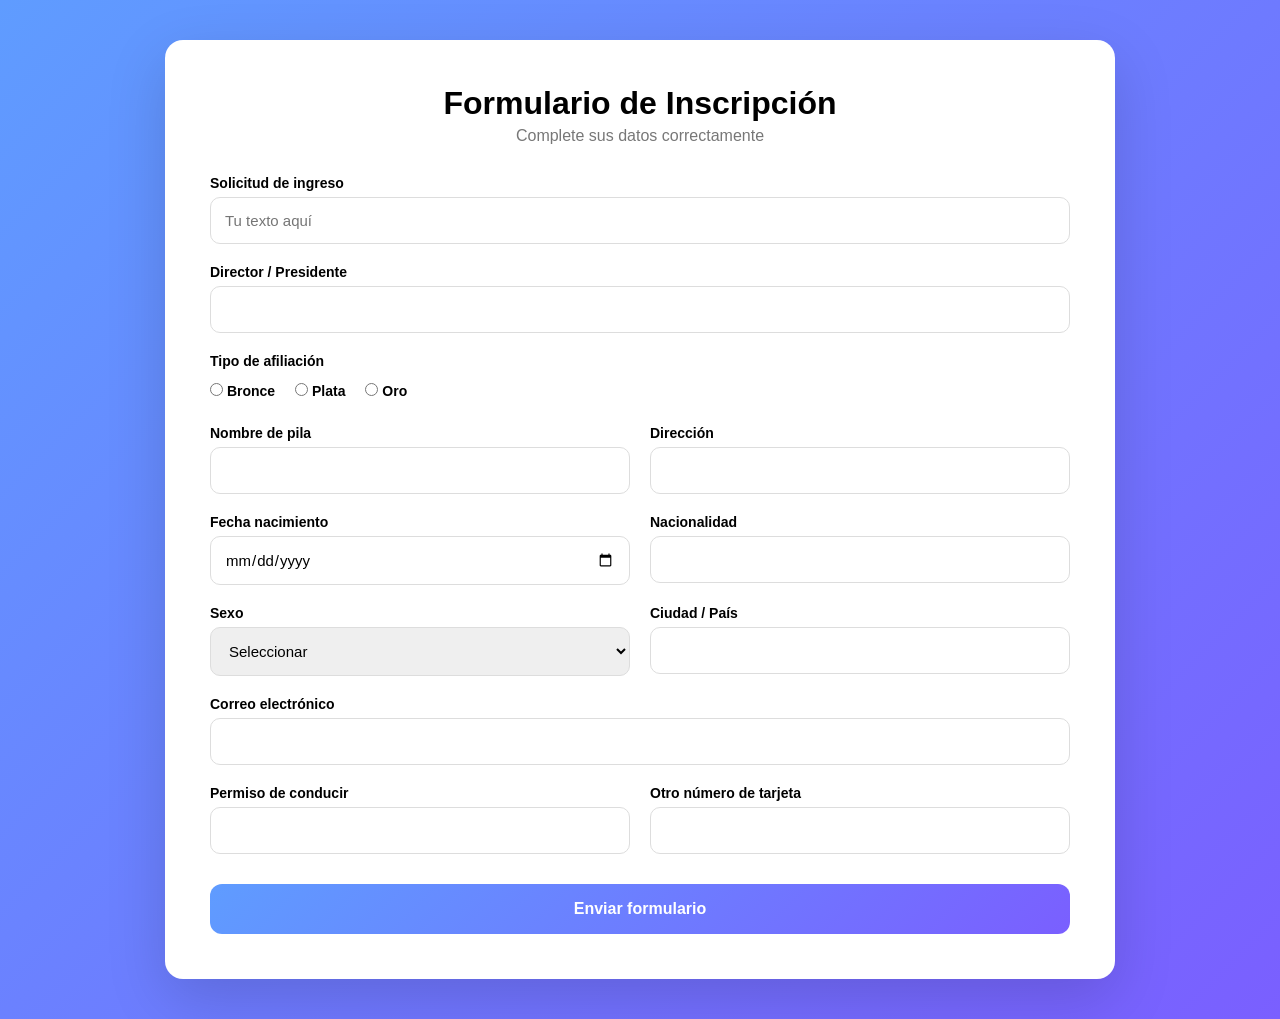
<file: index.html>
<!DOCTYPE html>
<html lang="es">
<head>
<meta charset="UTF-8">
<meta name="viewport" content="width=device-width, initial-scale=1.0">
<title>Formulario de Inscripción</title>
<link rel="stylesheet" href="style.css">
</head>

<body>

<div class="container">

    <form class="card">

        <h1>Formulario de Inscripción</h1>
        <p class="sub">Complete sus datos correctamente</p>

        <div class="grid">

            <div class="input-group full">
                <label>Solicitud de ingreso</label>
                <input type="text" placeholder="Tu texto aquí">
            </div>

            <div class="input-group full">
                <label>Director / Presidente</label>
                <input type="text">
            </div>

            <div class="input-group full">
                <label>Tipo de afiliación</label>

                <div class="radio-group">
                    <label><input type="radio" name="tipo"> Bronce</label>
                    <label><input type="radio" name="tipo"> Plata</label>
                    <label><input type="radio" name="tipo"> Oro</label>
                </div>
            </div>

            <div class="input-group">
                <label>Nombre de pila</label>
                <input type="text">
            </div>

            <div class="input-group">
                <label>Dirección</label>
                <input type="text">
            </div>

            <div class="input-group">
                <label>Fecha nacimiento</label>
                <input type="date">
            </div>

            <div class="input-group">
                <label>Nacionalidad</label>
                <input type="text">
            </div>

            <div class="input-group">
                <label>Sexo</label>
                <select>
                    <option>Seleccionar</option>
                    <option>Masculino</option>
                    <option>Femenino</option>
                </select>
            </div>

            <div class="input-group">
                <label>Ciudad / País</label>
                <input type="text">
            </div>

            <div class="input-group full">
                <label>Correo electrónico</label>
                <input type="email">
            </div>

            <div class="input-group">
                <label>Permiso de conducir</label>
                <input type="text">
            </div>

            <div class="input-group">
                <label>Otro número de tarjeta</label>
                <input type="text">
            </div>

        </div>

        <button type="submit">Enviar formulario</button>

    </form>

</div>

</body>
</html>
</file>
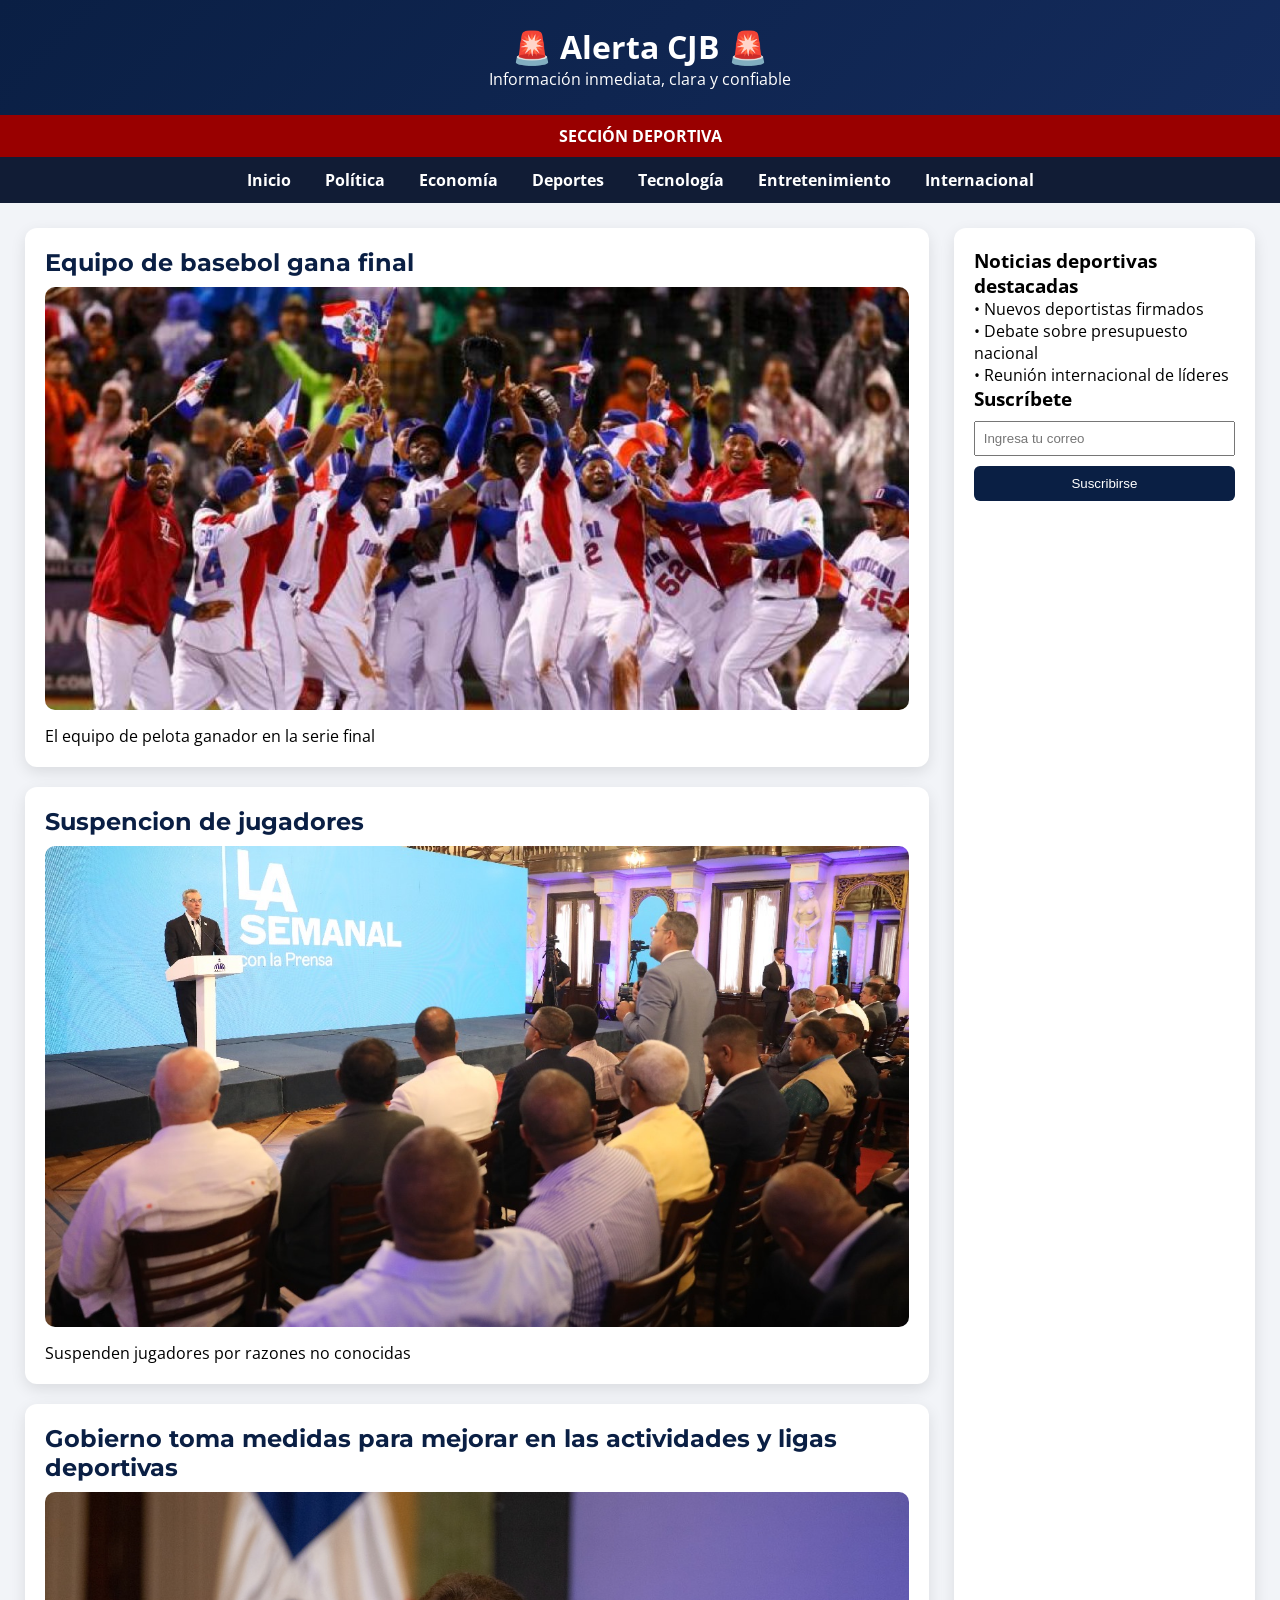
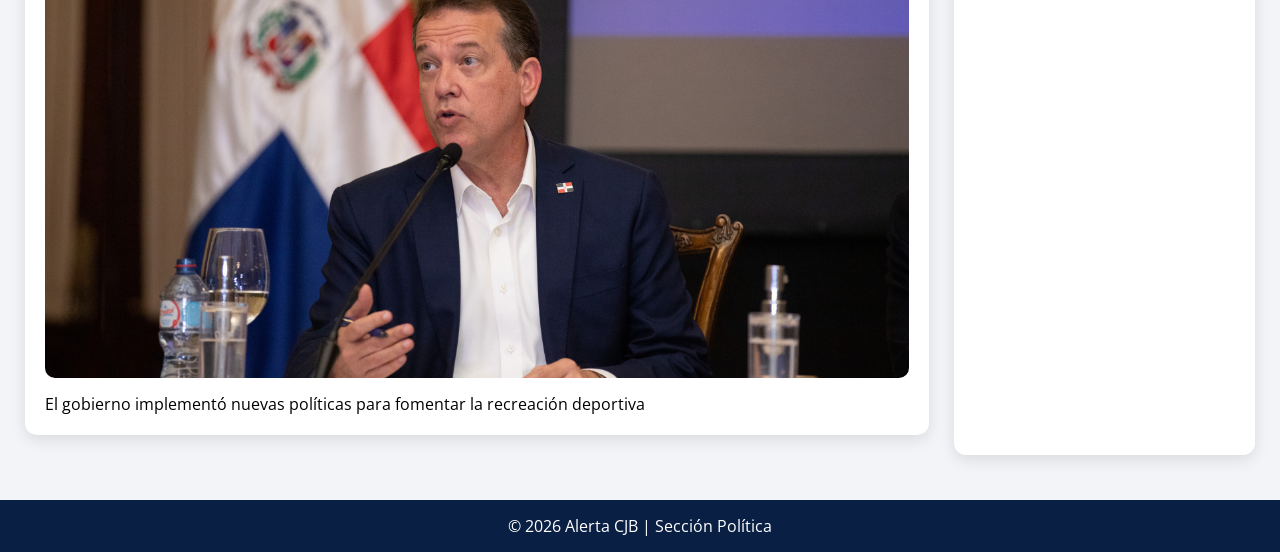
<file: deportes.html>
<!DOCTYPE html>
<html lang="es">
<head>
    <meta charset="UTF-8">
    <title>Alerta CJB - Deportes</title>
    <meta name="viewport" content="width=device-width, initial-scale=1.0">

<link href="https://fonts.googleapis.com/css2?family=Montserrat:wght@600;700&family=Open+Sans&display=swap" rel="stylesheet">

<style>
*{margin:0;padding:0;box-sizing:border-box;}

body{
font-family:'Open Sans',sans-serif;
background:#f2f4f8;
}

header{
background:linear-gradient(135deg,#0a1f44,#142b5c);
color:white;
padding:25px;
text-align:center;
}

.section-title{
background:#990000;
color:white;
padding:10px;
text-align:center;
font-weight:bold;
}

nav{
background-color:#111c35;
padding:12px;
text-align:center;
}

nav a{
color:white;
text-decoration:none;
margin:0 15px;
font-weight:bold;
}

nav a:hover{color:#ff3b3b;}

.container{
display:grid;
grid-template-columns:3fr 1fr;
gap:25px;
padding:25px;
}

.card{
background:white;
padding:20px;
border-radius:12px;
box-shadow:0 5px 15px rgba(0,0,0,0.1);
margin-bottom:20px;
}

.card img{
width:100%;
border-radius:10px;
margin-bottom:10px;
}

.card h2{
font-family:'Montserrat',sans-serif;
color:#0a1f44;
margin-bottom:10px;
}

.sidebar{
background:white;
padding:20px;
border-radius:12px;
box-shadow:0 5px 15px rgba(0,0,0,0.1);
}

footer{
background:#0a1f44;
color:white;

text-align:center;
padding:15px;
margin-top:20px;
}
  

        .subscribe input {
            width: 100%;
            padding: 8px;
            margin-top: 10px;
        }

        .subscribe button {
            width: 100%;
            padding: 10px;
            margin-top: 10px;
            background: #0a1f44;
            color: white;
            border: none;
            border-radius: 6px;
            cursor: pointer;
        }

        .subscribe button:hover {
            background: #ff3b3b;
        }

        footer {
            background: #0a1f44;
            color: white;
            text-align: center;
            padding: 15px;
            margin-top: 20px;
        }

@media(max-width:768px){
.container{grid-template-columns:1fr;}
}
</style>
</head>

<body>

<header>
<h1>🚨 Alerta CJB 🚨</h1>
<p>Información inmediata, clara y confiable</p>
</header>

<div class="section-title">
SECCIÓN DEPORTIVA
</div>

<nav>
<a href="index.html">Inicio</a>
<a href="politica.html">Política</a>
<a href="economia.html">Economía</a>
<a href="deportes.html">Deportes</a>
<a href="tecnologia.html">Tecnología</a>
<a href="entretenimiento.html">Entretenimiento</a>
<a href="internacional.html">Internacional</a>
</nav>

<div class="container">

<main>

<div class="card">
<h2>Equipo de basebol gana final</h2>
<img src="deporte1.jpeg">
<p>El equipo de pelota ganador en la serie final</p>
</div>

<div class="card">
<h2>Suspencion de jugadores</h2>
<img src="economia2.jpeg">
<p>Suspenden jugadores por razones no conocidas</p>
</div>

<div class="card">
<h2>Gobierno toma medidas para mejorar en las actividades y ligas deportivas</h2>
<img src="economia3.jpeg">
<p>El gobierno implementó nuevas políticas para fomentar la recreación deportiva</p>
</div>

</main>

<aside class="sidebar">
<h3>Noticias deportivas destacadas</h3>
<p>• Nuevos deportistas firmados</p>
<p>• Debate sobre presupuesto nacional</p>
<p>• Reunión internacional de líderes</p>

 <h3> Suscríbete</h3>
        <div class="subscribe">
            <input type="email" placeholder="Ingresa tu correo">
            <button>Suscribirse</button>
        </div>
</aside>

</div>

<footer>
<p>© 2026 Alerta CJB | Sección Política</p>
</footer>

</body>
</html>
</file>
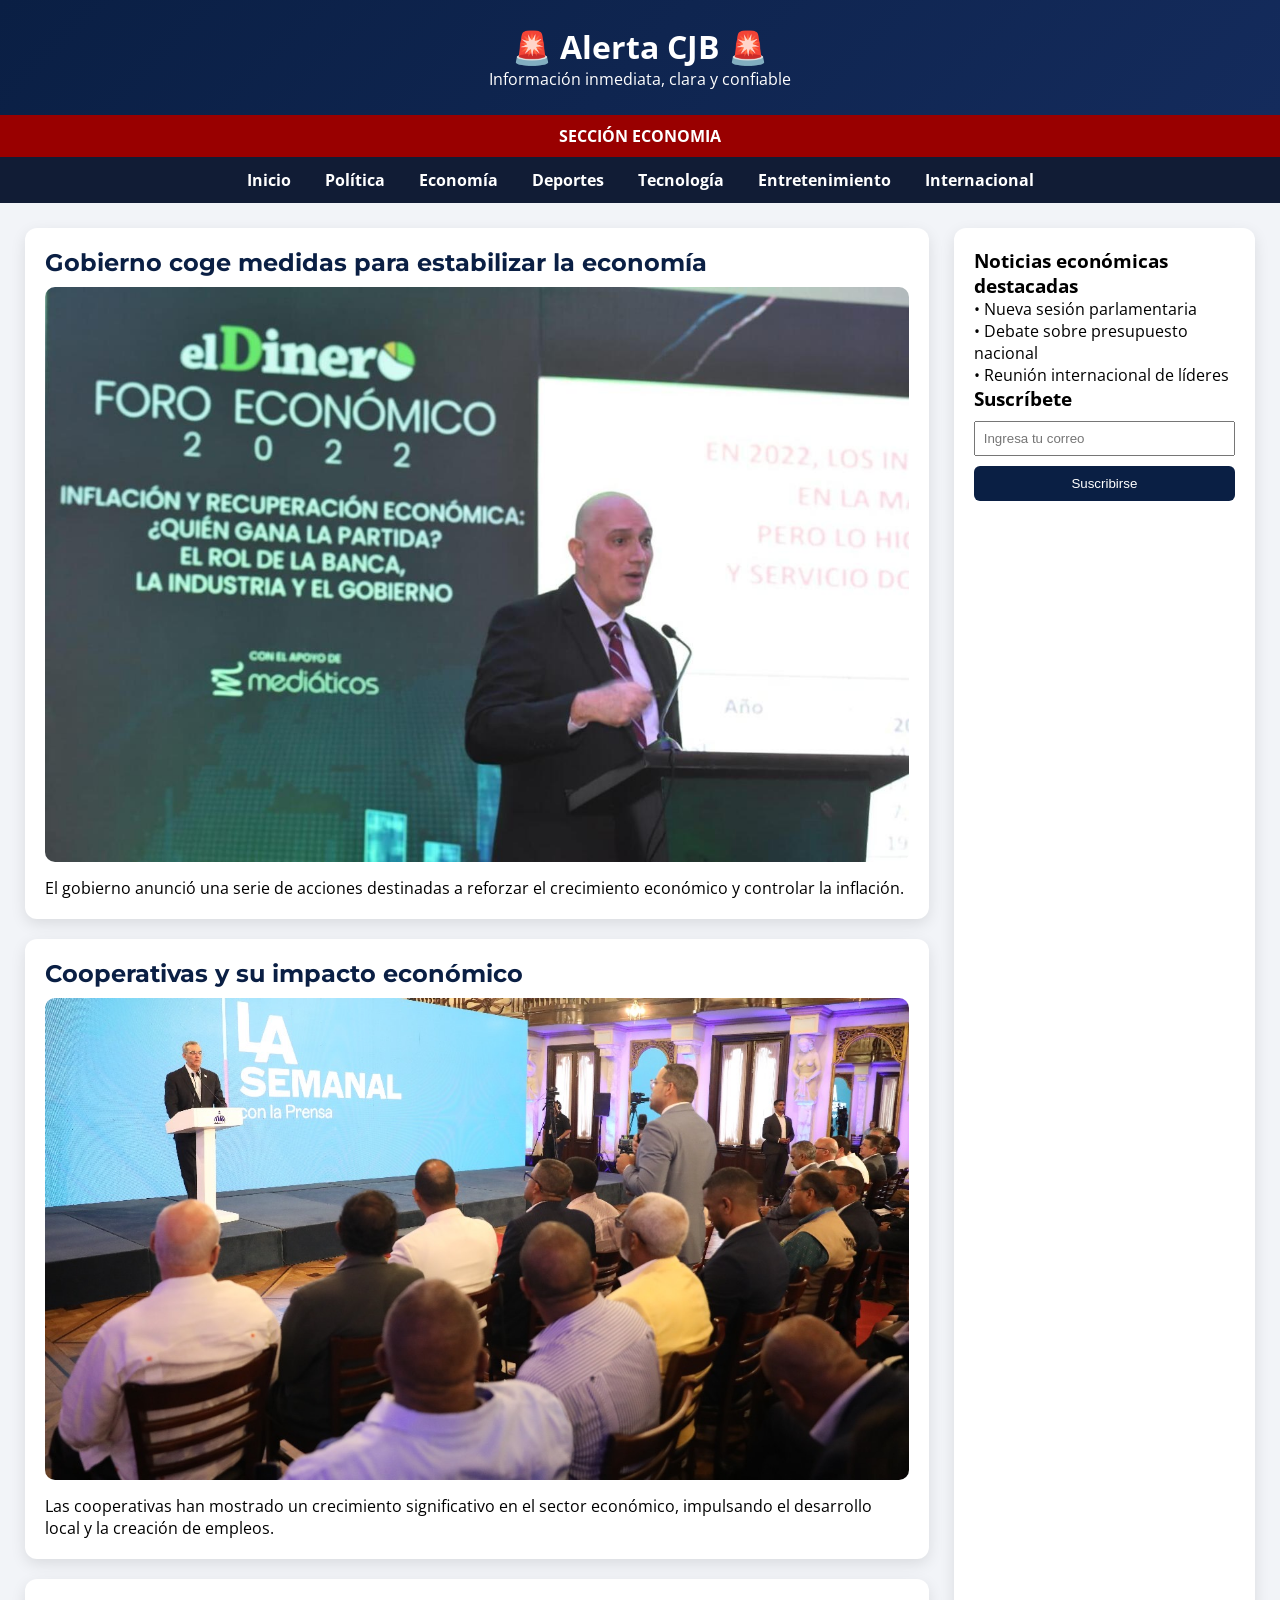
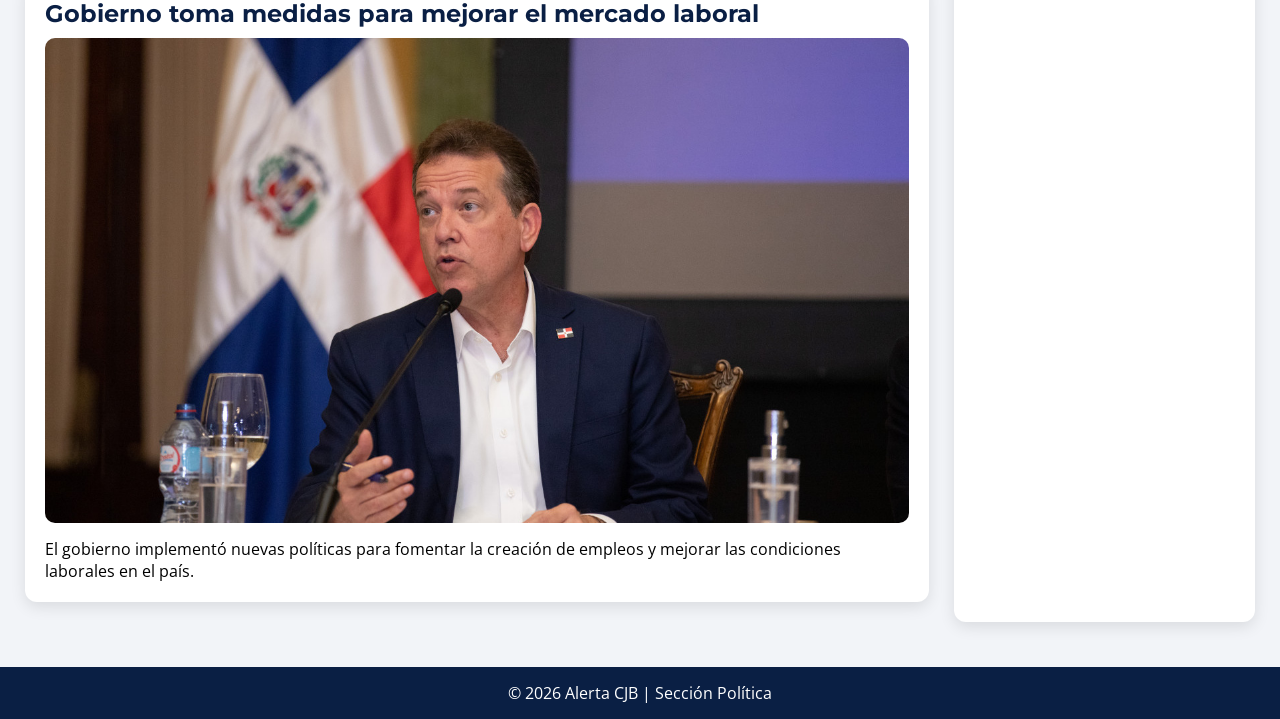
<file: economia.html>
<!DOCTYPE html>
<html lang="es">
<head>
    <meta charset="UTF-8">
    <title>Alerta CJB - Economía</title>
    <meta name="viewport" content="width=device-width, initial-scale=1.0">

<link href="https://fonts.googleapis.com/css2?family=Montserrat:wght@600;700&family=Open+Sans&display=swap" rel="stylesheet">

<style>
*{margin:0;padding:0;box-sizing:border-box;}

body{
font-family:'Open Sans',sans-serif;
background:#f2f4f8;
}

header{
background:linear-gradient(135deg,#0a1f44,#142b5c);
color:white;
padding:25px;
text-align:center;
}

.section-title{
background:#990000;
color:white;
padding:10px;
text-align:center;
font-weight:bold;
}

nav{
background-color:#111c35;
padding:12px;
text-align:center;
}

nav a{
color:white;
text-decoration:none;
margin:0 15px;
font-weight:bold;
}

nav a:hover{color:#ff3b3b;}

.container{
display:grid;
grid-template-columns:3fr 1fr;
gap:25px;
padding:25px;
}

.card{
background:white;
padding:20px;
border-radius:12px;
box-shadow:0 5px 15px rgba(0,0,0,0.1);
margin-bottom:20px;
}

.card img{
width:100%;
border-radius:10px;
margin-bottom:10px;
}

.card h2{
font-family:'Montserrat',sans-serif;
color:#0a1f44;
margin-bottom:10px;
}

.sidebar{
background:white;
padding:20px;
border-radius:12px;
box-shadow:0 5px 15px rgba(0,0,0,0.1);
}

footer{
background:#0a1f44;
color:white;

text-align:center;
padding:15px;
margin-top:20px;
}
  

        .subscribe input {
            width: 100%;
            padding: 8px;
            margin-top: 10px;
        }

        .subscribe button {
            width: 100%;
            padding: 10px;
            margin-top: 10px;
            background: #0a1f44;
            color: white;
            border: none;
            border-radius: 6px;
            cursor: pointer;
        }

        .subscribe button:hover {
            background: #ff3b3b;
        }

        footer {
            background: #0a1f44;
            color: white;
            text-align: center;
            padding: 15px;
            margin-top: 20px;
        }

@media(max-width:768px){
.container{grid-template-columns:1fr;}
}
</style>
</head>

<body>

<header>
<h1>🚨 Alerta CJB 🚨</h1>
<p>Información inmediata, clara y confiable</p>
</header>

<div class="section-title">
SECCIÓN ECONOMIA
</div>

<nav>
<a href="index.html">Inicio</a>
<a href="politica.html">Política</a>
<a href="economia.html">Economía</a>
<a href="deportes.html">Deportes</a>
<a href="tecnologia.html">Tecnología</a>
<a href="entretenimiento.html">Entretenimiento</a>
<a href="internacional.html">Internacional</a>
</nav>

<div class="container">

<main>

<div class="card">
<h2>Gobierno coge medidas para estabilizar la economía</h2>
<img src="economia1.jpg">
<p>El gobierno anunció una serie de acciones destinadas a reforzar el crecimiento económico y controlar la inflación.</p>
</div>

<div class="card">
<h2>Cooperativas y su impacto económico</h2>
<img src="economia2.jpeg">
<p>Las cooperativas han mostrado un crecimiento significativo en el sector económico, impulsando el desarrollo local y la creación de empleos.</p>
</div>

<div class="card">
<h2>Gobierno toma medidas para mejorar el mercado laboral</h2>
<img src="economia3.jpeg">
<p>El gobierno implementó nuevas políticas para fomentar la creación de empleos y mejorar las condiciones laborales en el país.</p>
</div>

</main>

<aside class="sidebar">
<h3>Noticias económicas destacadas</h3>
<p>• Nueva sesión parlamentaria</p>
<p>• Debate sobre presupuesto nacional</p>
<p>• Reunión internacional de líderes</p>

 <h3> Suscríbete</h3>
        <div class="subscribe">
            <input type="email" placeholder="Ingresa tu correo">
            <button>Suscribirse</button>
        </div>
</aside>

</div>

<footer>
<p>© 2026 Alerta CJB | Sección Política</p>
</footer>

</body>
</html>
</file>
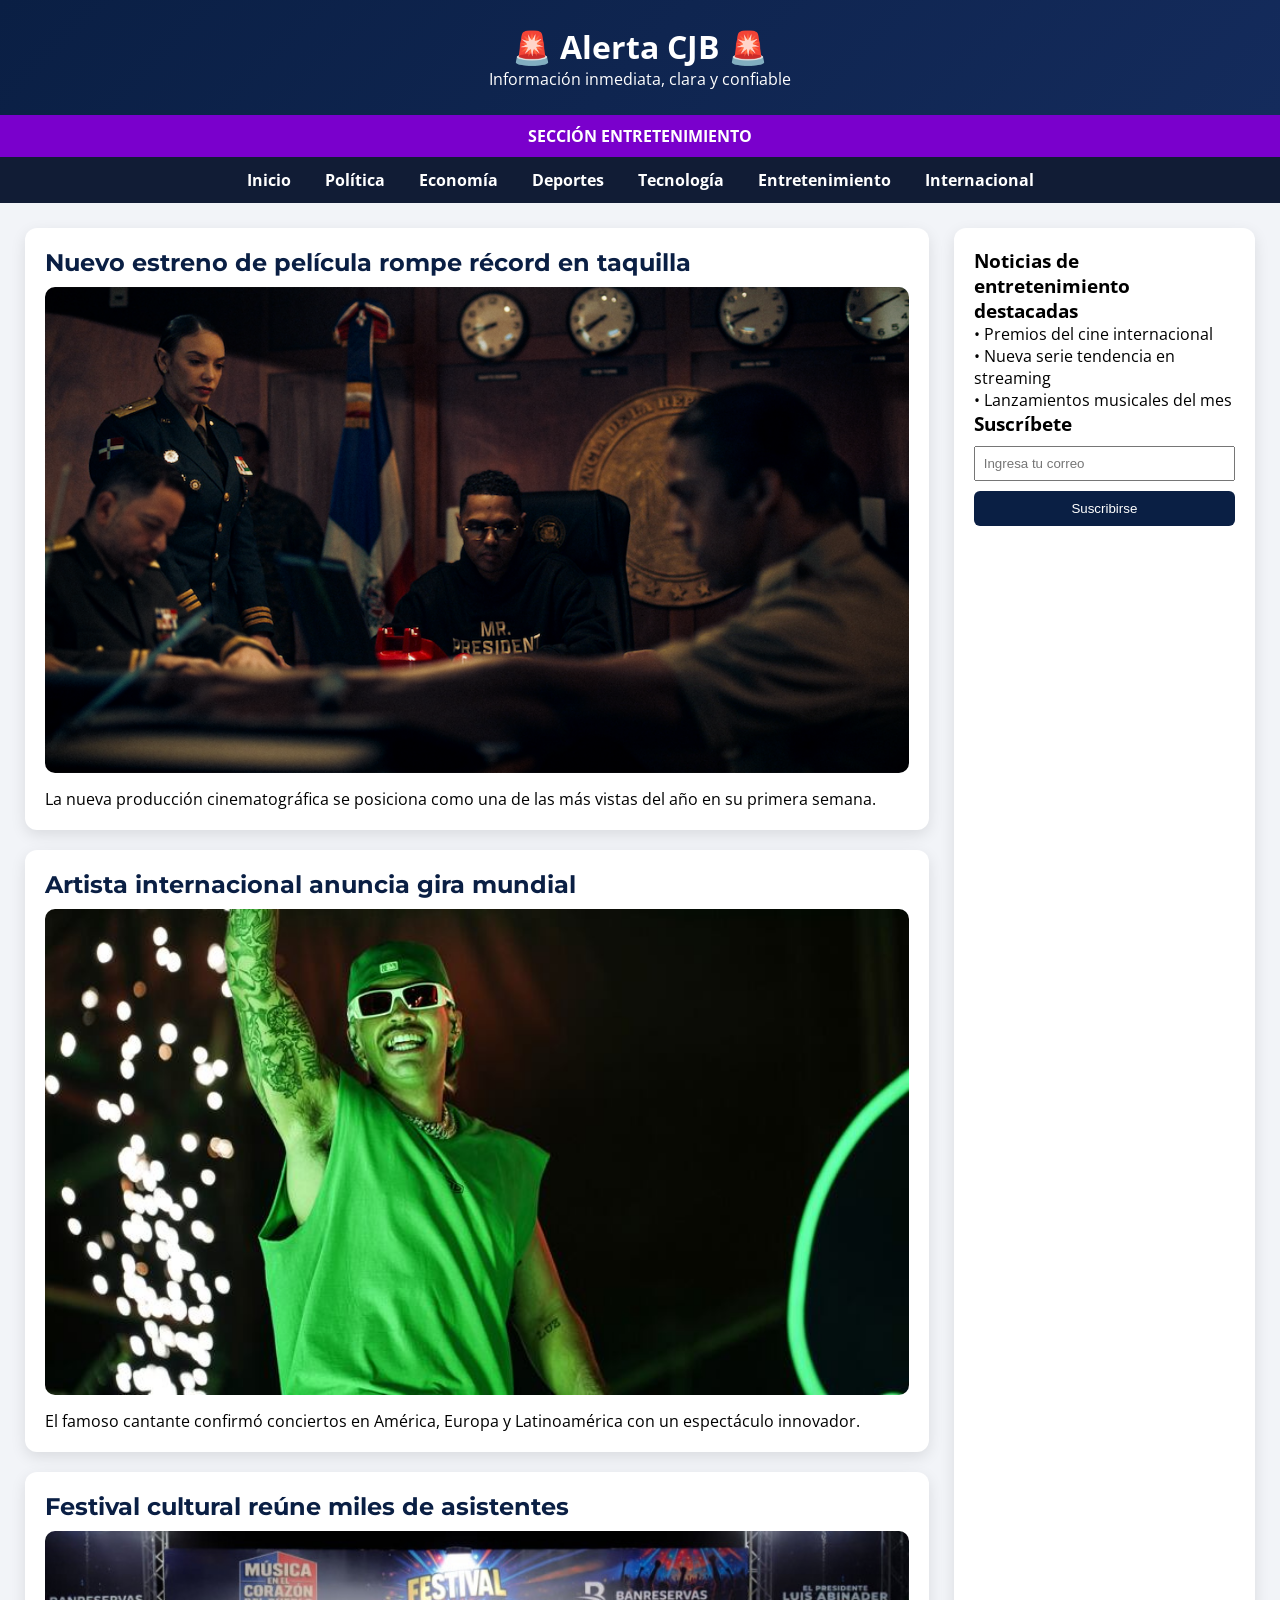
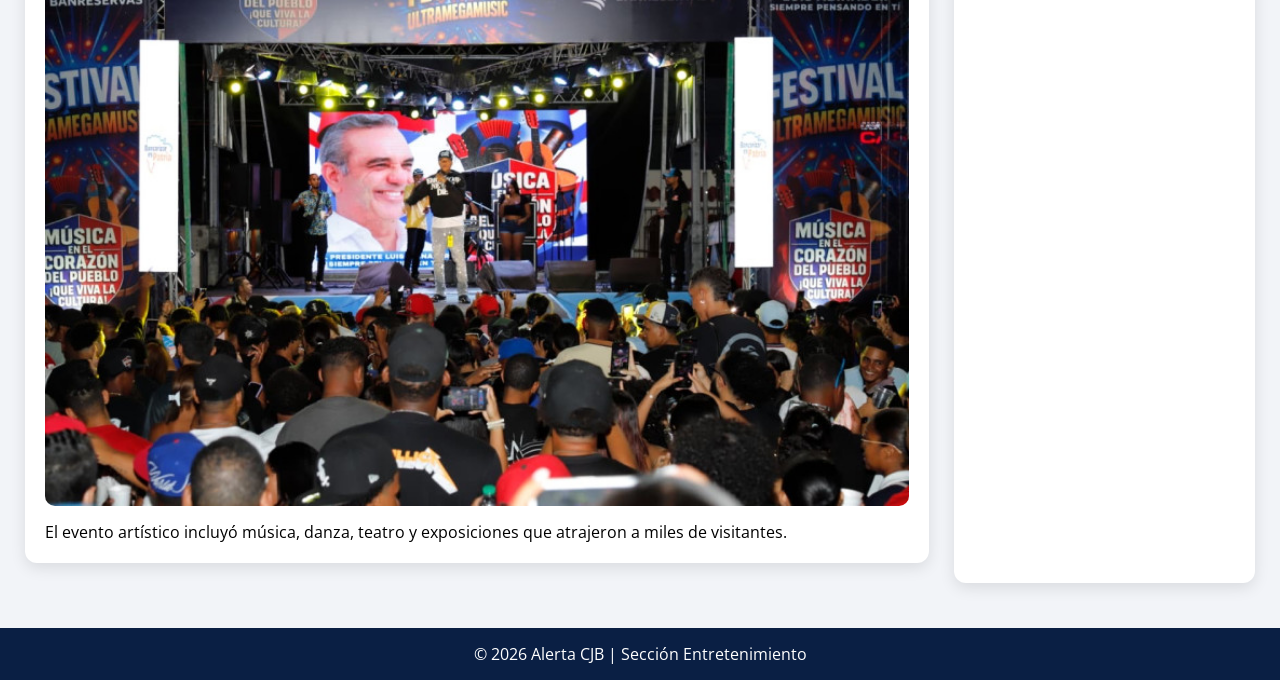
<file: entretenimiento.html>
<!DOCTYPE html>
<html lang="es">
<head>
<meta charset="UTF-8">
<title>Alerta CJB - Entretenimiento</title>
<meta name="viewport" content="width=device-width, initial-scale=1.0">

<link href="https://fonts.googleapis.com/css2?family=Montserrat:wght@600;700&family=Open+Sans&display=swap" rel="stylesheet">

<style>
*{margin:0;padding:0;box-sizing:border-box;}

body{
font-family:'Open Sans',sans-serif;
background:#f2f4f8;
}

header{
background:linear-gradient(135deg,#0a1f44,#142b5c);
color:white;
padding:25px;
text-align:center;
}

.section-title{
background:#7a00cc;   /* morado entretenimiento */
color:white;
padding:10px;
text-align:center;
font-weight:bold;
}

nav{
background-color:#111c35;
padding:12px;
text-align:center;
}

nav a{
color:white;
text-decoration:none;
margin:0 15px;
font-weight:bold;
}

nav a:hover{color:#cc66ff;}

.container{
display:grid;
grid-template-columns:3fr 1fr;
gap:25px;
padding:25px;
}

.card{
background:white;
padding:20px;
border-radius:12px;
box-shadow:0 5px 15px rgba(0,0,0,0.1);
margin-bottom:20px;
}

.card img{
width:100%;
border-radius:10px;
margin-bottom:10px;
}

.card h2{
font-family:'Montserrat',sans-serif;
color:#0a1f44;
margin-bottom:10px;
}

.sidebar{
background:white;
padding:20px;
border-radius:12px;
box-shadow:0 5px 15px rgba(0,0,0,0.1);
}

.subscribe input{
width:100%;
padding:8px;
margin-top:10px;
}

.subscribe button{
width:100%;
padding:10px;
margin-top:10px;
background:#0a1f44;
color:white;
border:none;
border-radius:6px;
cursor:pointer;
}

.subscribe button:hover{background:#7a00cc;}

footer{
background:#0a1f44;
color:white;
text-align:center;
padding:15px;
margin-top:20px;
}

@media(max-width:768px){
.container{grid-template-columns:1fr;}
}
</style>
</head>

<body>

<header>
<h1>🚨 Alerta CJB 🚨</h1>
<p>Información inmediata, clara y confiable</p>
</header>

<div class="section-title">
SECCIÓN ENTRETENIMIENTO
</div>

<nav>
<a href="index.html">Inicio</a>
<a href="politica.html">Política</a>
<a href="economia.html">Economía</a>
<a href="deportes.html">Deportes</a>
<a href="tecnologia.html">Tecnología</a>
<a href="entretenimiento.html">Entretenimiento</a>
<a href="internacional.html">Internacional</a>
</nav>

<div class="container">

<main>

<div class="card">
<h2>Nuevo estreno de película rompe récord en taquilla</h2>
<img src="ent1.png">
<p>La nueva producción cinematográfica se posiciona como una de las más vistas del año en su primera semana.</p>
</div>

<div class="card">
<h2>Artista internacional anuncia gira mundial</h2>
<img src="ent2.jpg">
<p>El famoso cantante confirmó conciertos en América, Europa y Latinoamérica con un espectáculo innovador.</p>
</div>

<div class="card">
<h2>Festival cultural reúne miles de asistentes</h2>
<img src="ent3.jpeg">
<p>El evento artístico incluyó música, danza, teatro y exposiciones que atrajeron a miles de visitantes.</p>
</div>

</main>

<aside class="sidebar">
<h3>Noticias de entretenimiento destacadas</h3>
<p>• Premios del cine internacional</p>
<p>• Nueva serie tendencia en streaming</p>
<p>• Lanzamientos musicales del mes</p>

<h3>Suscríbete</h3>
<div class="subscribe">
<input type="email" placeholder="Ingresa tu correo">
<button>Suscribirse</button>
</div>

</aside>

</div>

<footer>
<p>© 2026 Alerta CJB | Sección Entretenimiento</p>
</footer>

</body>
</html>
</file>
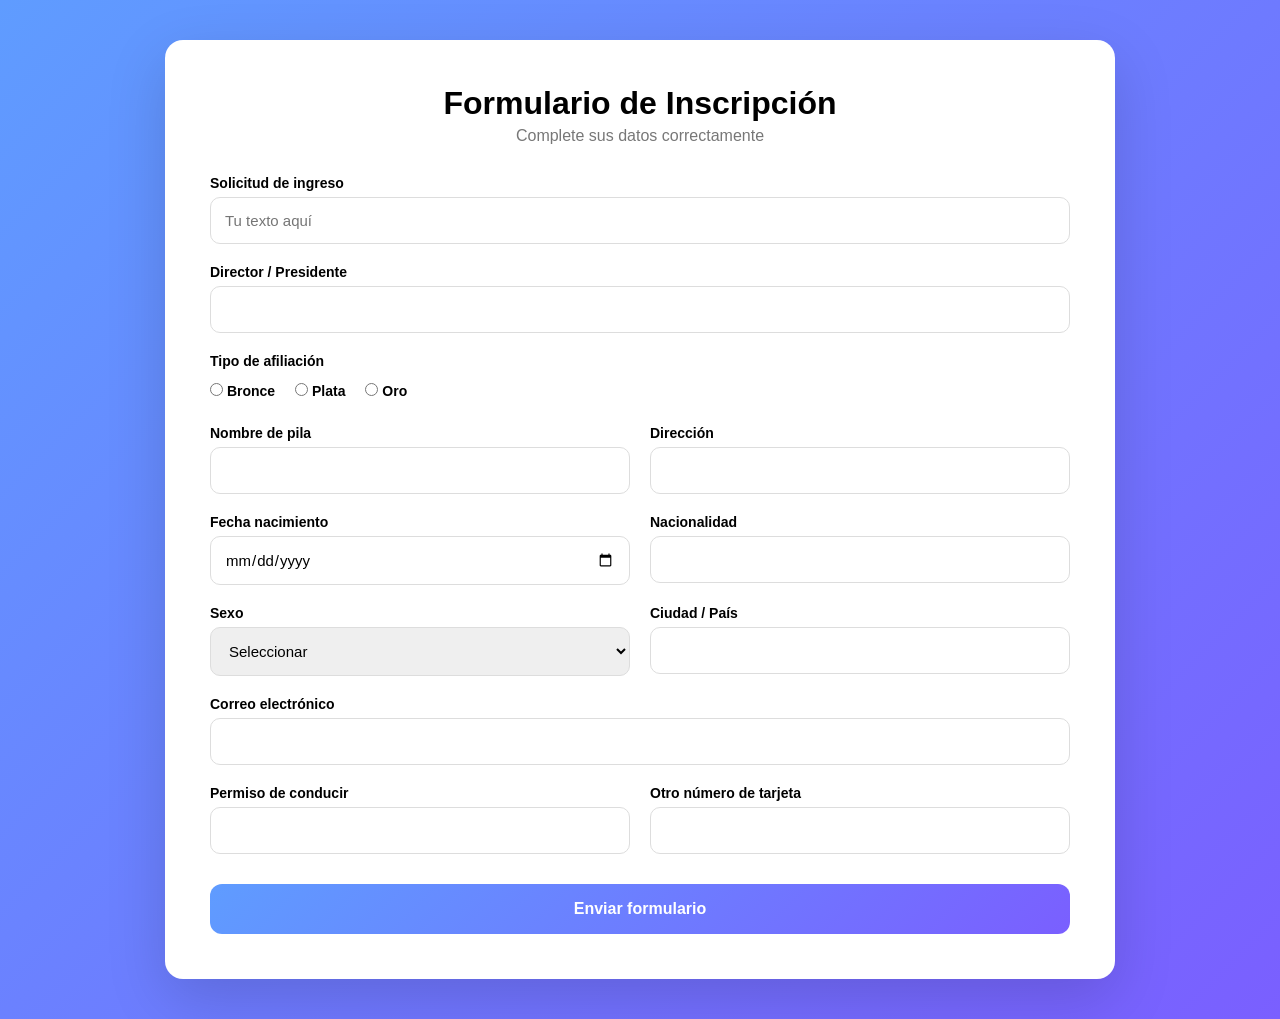
<file: fomulario.html>
<!DOCTYPE html>
<html lang="es">
<head>
<meta charset="UTF-8">
<meta name="viewport" content="width=device-width, initial-scale=1.0">
<title>Formulario de Inscripción</title>
<link rel="stylesheet" href="style.css">
</head>

<body>

<div class="container">

    <form class="card">

        <h1>Formulario de Inscripción</h1>
        <p class="sub">Complete sus datos correctamente</p>

        <div class="grid">

            <div class="input-group full">
                <label>Solicitud de ingreso</label>
                <input type="text" placeholder="Tu texto aquí">
            </div>

            <div class="input-group full">
                <label>Director / Presidente</label>
                <input type="text">
            </div>

            <div class="input-group full">
                <label>Tipo de afiliación</label>

                <div class="radio-group">
                    <label><input type="radio" name="tipo"> Bronce</label>
                    <label><input type="radio" name="tipo"> Plata</label>
                    <label><input type="radio" name="tipo"> Oro</label>
                </div>
            </div>

            <div class="input-group">
                <label>Nombre de pila</label>
                <input type="text">
            </div>

            <div class="input-group">
                <label>Dirección</label>
                <input type="text">
            </div>

            <div class="input-group">
                <label>Fecha nacimiento</label>
                <input type="date">
            </div>

            <div class="input-group">
                <label>Nacionalidad</label>
                <input type="text">
            </div>

            <div class="input-group">
                <label>Sexo</label>
                <select>
                    <option>Seleccionar</option>
                    <option>Masculino</option>
                    <option>Femenino</option>
                </select>
            </div>

            <div class="input-group">
                <label>Ciudad / País</label>
                <input type="text">
            </div>

            <div class="input-group full">
                <label>Correo electrónico</label>
                <input type="email">
            </div>

            <div class="input-group">
                <label>Permiso de conducir</label>
                <input type="text">
            </div>

            <div class="input-group">
                <label>Otro número de tarjeta</label>
                <input type="text">
            </div>

        </div>

        <button type="submit">Enviar formulario</button>

    </form>

</div>

</body>
</html>
</file>
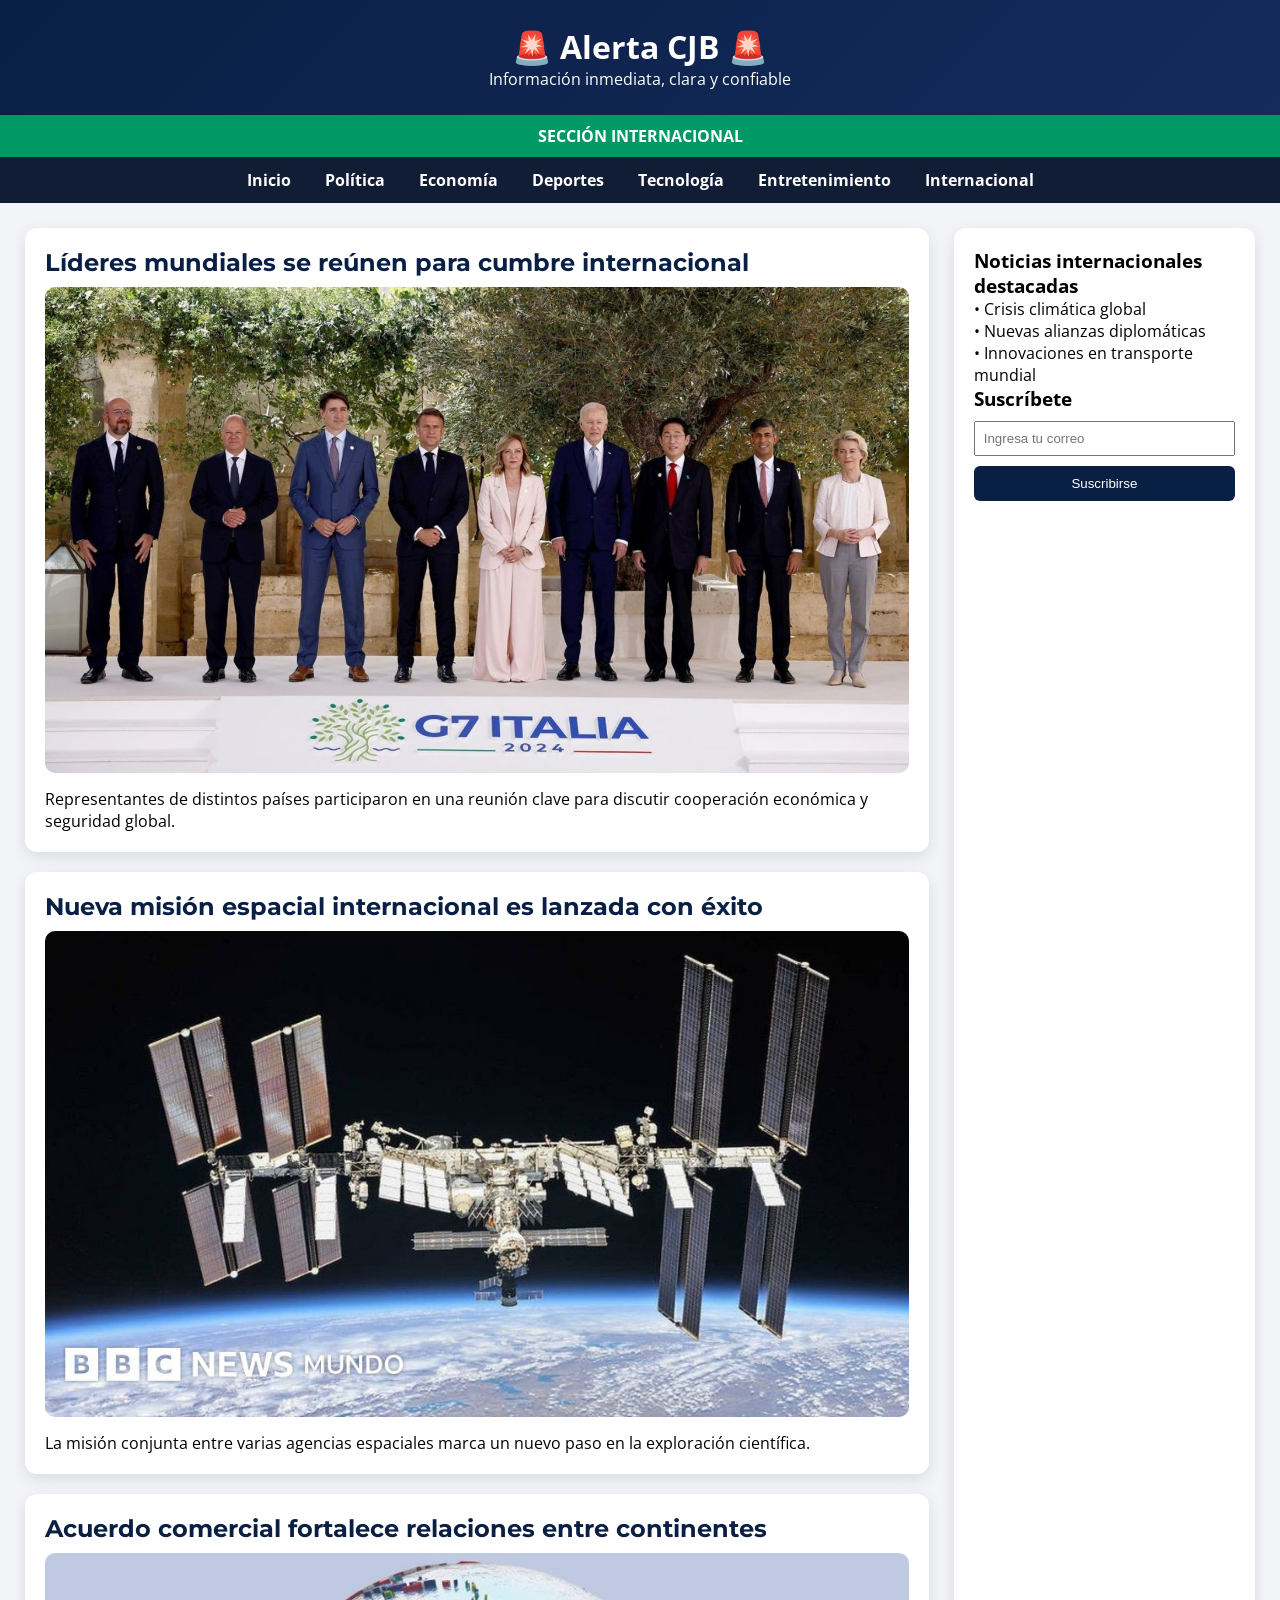
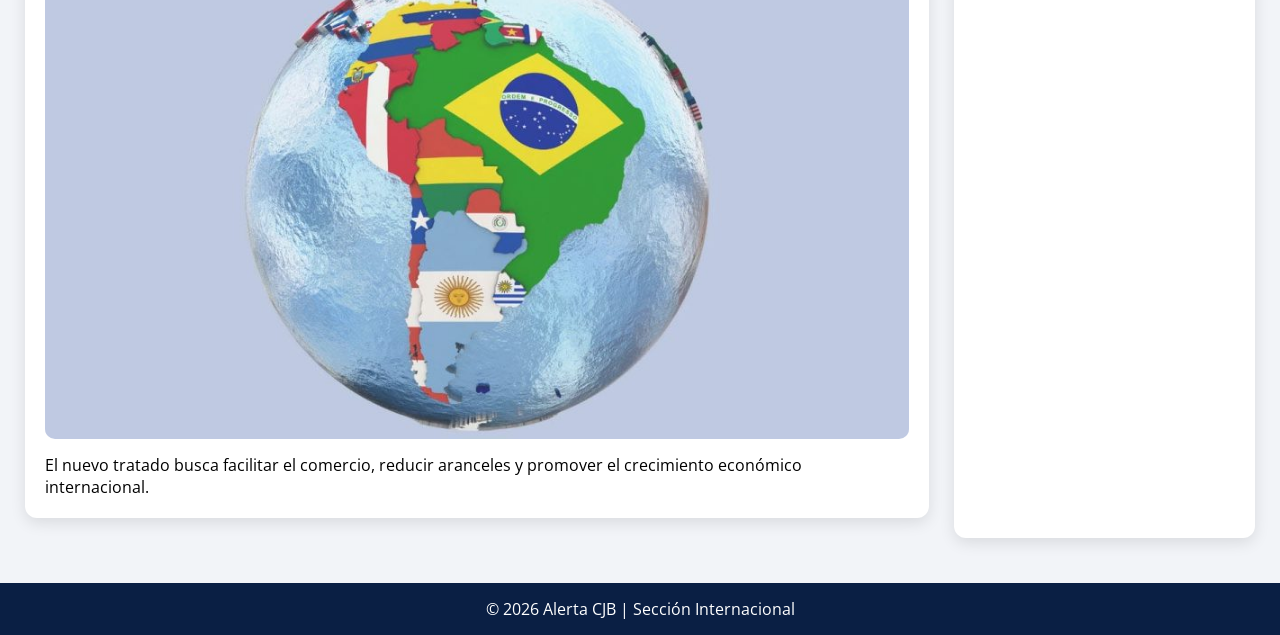
<file: internacional.html>
<!DOCTYPE html>
<html lang="es">
<head>
<meta charset="UTF-8">
<title>Alerta CJB - Internacional</title>
<meta name="viewport" content="width=device-width, initial-scale=1.0">

<link href="https://fonts.googleapis.com/css2?family=Montserrat:wght@600;700&family=Open+Sans&display=swap" rel="stylesheet">

<style>
*{margin:0;padding:0;box-sizing:border-box;}

body{
font-family:'Open Sans',sans-serif;
background:#f2f4f8;
}

header{
background:linear-gradient(135deg,#0a1f44,#142b5c);
color:white;
padding:25px;
text-align:center;
}

.section-title{
background:#009966;   /* verde internacional */
color:white;
padding:10px;
text-align:center;
font-weight:bold;
}

nav{
background-color:#111c35;
padding:12px;
text-align:center;
}

nav a{
color:white;
text-decoration:none;
margin:0 15px;
font-weight:bold;
}

nav a:hover{color:#00cc99;}

.container{
display:grid;
grid-template-columns:3fr 1fr;
gap:25px;
padding:25px;
}

.card{
background:white;
padding:20px;
border-radius:12px;
box-shadow:0 5px 15px rgba(0,0,0,0.1);
margin-bottom:20px;
}

.card img{
width:100%;
border-radius:10px;
margin-bottom:10px;
}

.card h2{
font-family:'Montserrat',sans-serif;
color:#0a1f44;
margin-bottom:10px;
}

.sidebar{
background:white;
padding:20px;
border-radius:12px;
box-shadow:0 5px 15px rgba(0,0,0,0.1);
}

.subscribe input{
width:100%;
padding:8px;
margin-top:10px;
}

.subscribe button{
width:100%;
padding:10px;
margin-top:10px;
background:#0a1f44;
color:white;
border:none;
border-radius:6px;
cursor:pointer;
}

.subscribe button:hover{background:#009966;}

footer{
background:#0a1f44;
color:white;
text-align:center;
padding:15px;
margin-top:20px;
}

@media(max-width:768px){
.container{grid-template-columns:1fr;}
}
</style>
</head>

<body>

<header>
<h1>🚨 Alerta CJB 🚨</h1>
<p>Información inmediata, clara y confiable</p>
</header>

<div class="section-title">
SECCIÓN INTERNACIONAL
</div>

<nav>
<a href="index.html">Inicio</a>
<a href="politica.html">Política</a>
<a href="economia.html">Economía</a>
<a href="deportes.html">Deportes</a>
<a href="tecnologia.html">Tecnología</a>
<a href="entretenimiento.html">Entretenimiento</a>
<a href="internacional.html">Internacional</a>
</nav>

<div class="container">

<main>

<div class="card">
<h2>Líderes mundiales se reúnen para cumbre internacional</h2>
<img src="int1.jpeg">
<p>Representantes de distintos países participaron en una reunión clave para discutir cooperación económica y seguridad global.</p>
</div>

<div class="card">
<h2>Nueva misión espacial internacional es lanzada con éxito</h2>
<img src="int2.jpg">
<p>La misión conjunta entre varias agencias espaciales marca un nuevo paso en la exploración científica.</p>
</div>

<div class="card">
<h2>Acuerdo comercial fortalece relaciones entre continentes</h2>
<img src="int3.jpg">
<p>El nuevo tratado busca facilitar el comercio, reducir aranceles y promover el crecimiento económico internacional.</p>
</div>

</main>

<aside class="sidebar">
<h3>Noticias internacionales destacadas</h3>
<p>• Crisis climática global</p>
<p>• Nuevas alianzas diplomáticas</p>
<p>• Innovaciones en transporte mundial</p>

<h3>Suscríbete</h3>
<div class="subscribe">
<input type="email" placeholder="Ingresa tu correo">
<button>Suscribirse</button>
</div>

</aside>

</div>

<footer>
<p>© 2026 Alerta CJB | Sección Internacional</p>
</footer>

</body>
</html>
</file>
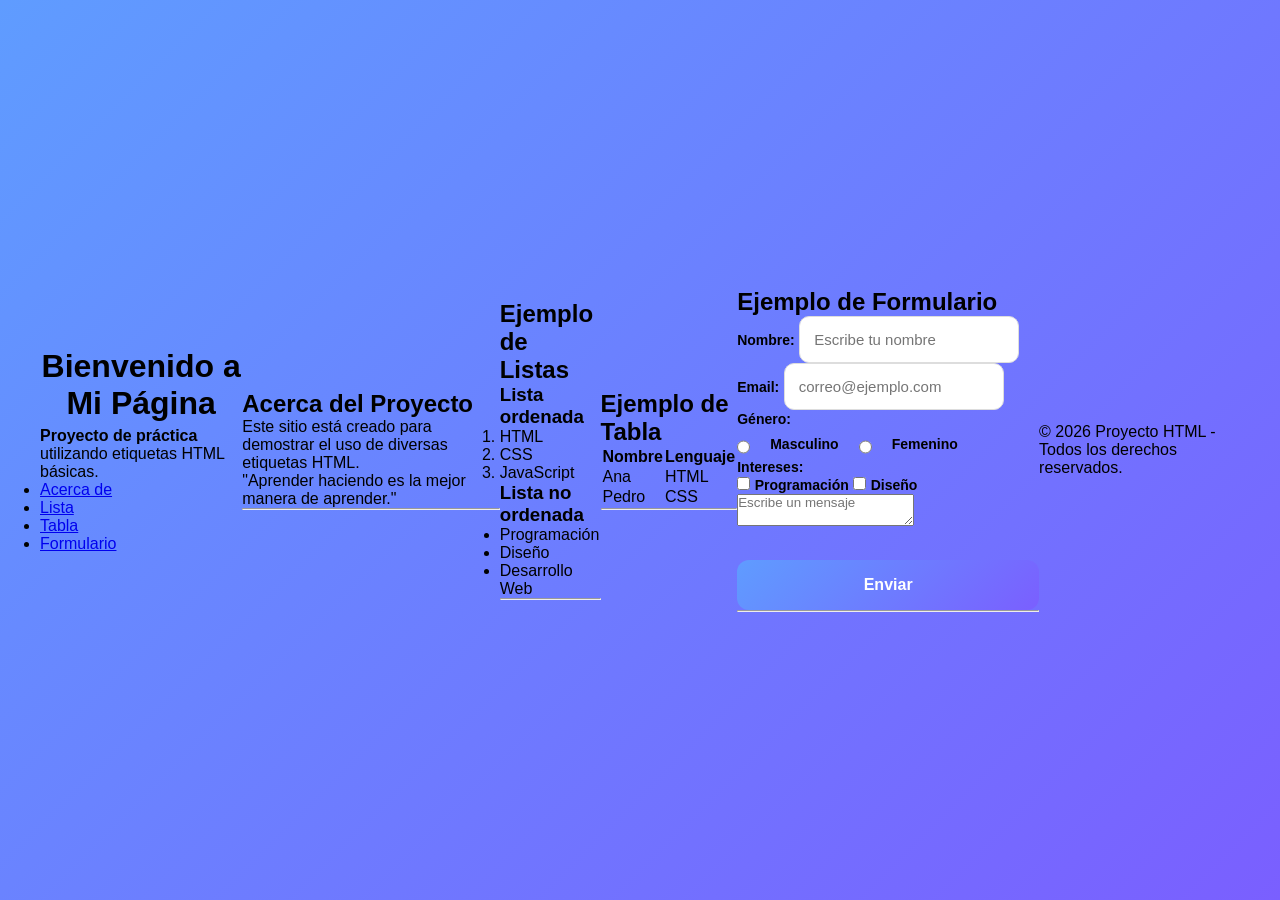
<file: pagina1.html>
<!DOCTYPE html>
<html lang="es">
<head>
    <meta charset="UTF-8">
    <meta name="viewport" content="width=device-width, initial-scale=1.0">
    <title>Proyecto HTML - Ejemplo</title>
    <link rel="stylesheet" href="style.css">
</head>
<body>
    <header>
        <h1>Bienvenido a Mi Página</h1>
        <p><strong>Proyecto de práctica</strong> utilizando etiquetas HTML básicas.</p>
        <nav>
            <ul>
                <li><a href="#seccion1">Acerca de</a></li>
                <li><a href="#seccion2">Lista</a></li>
                <li><a href="#seccion3">Tabla</a></li>
                <li><a href="#seccion4">Formulario</a></li>
            </ul>
        </nav>
    </header>

    <section id="seccion1">
        <h2>Acerca del Proyecto</h2>
        <p>Este sitio está creado para demostrar el uso de diversas etiquetas HTML.</p>
        <blockquote>"Aprender haciendo es la mejor manera de aprender."</blockquote>
        <hr>
    </section>

    <section id="seccion2">
        <h2>Ejemplo de Listas</h2>
        <h3>Lista ordenada</h3>
        <ol>
            <li>HTML</li>
            <li>CSS</li>
            <li>JavaScript</li>
        </ol>

        <h3>Lista no ordenada</h3>
        <ul>
            <li>Programación</li>
            <li>Diseño</li>
            <li>Desarrollo Web</li>
        </ul>
        <hr>
    </section>

    <section id="seccion3">
        <h2>Ejemplo de Tabla</h2>
        <table>
            <thead>
                <tr>
                    <th>Nombre</th>
                    <th>Lenguaje</th>
                </tr>
            </thead>
            <tbody>
                <tr>
                    <td>Ana</td>
                    <td>HTML</td>
                </tr>
                <tr>
                    <td>Pedro</td>
                    <td>CSS</td>
                </tr>
            </tbody>
        </table>
        <hr>
    </section>

    <section id="seccion4">
        <h2>Ejemplo de Formulario</h2>
        <form>
            <label for="nombre">Nombre:</label>
            <input type="text" id="nombre" placeholder="Escribe tu nombre">

            <label for="email">Email:</label>
            <input type="email" id="email" placeholder="correo@ejemplo.com">

            <label>Género:</label>
<div class="radio-group">
    <input type="radio" id="masculino" name="genero" value="masculino">
    <label for="masculino">Masculino</label>

    <input type="radio" id="femenino" name="genero" value="femenino">
    <label for="femenino">Femenino</label>
</div>

<label>Intereses:</label>
<div class="check-group">
    <input type="checkbox" id="programacion" value="programacion">
    <label for="programacion">Programación</label>

    <input type="checkbox" id="diseno" value="diseno">
    <label for="diseno">Diseño</label>
</div>


            <textarea placeholder="Escribe un mensaje"></textarea>

            <button type="submit">Enviar</button>
        </form>
        <hr>
    </section>

    <footer>
        <p>&copy; 2026 Proyecto HTML - Todos los derechos reservados.</p>
    </footer>
</body>
</html>
</file>
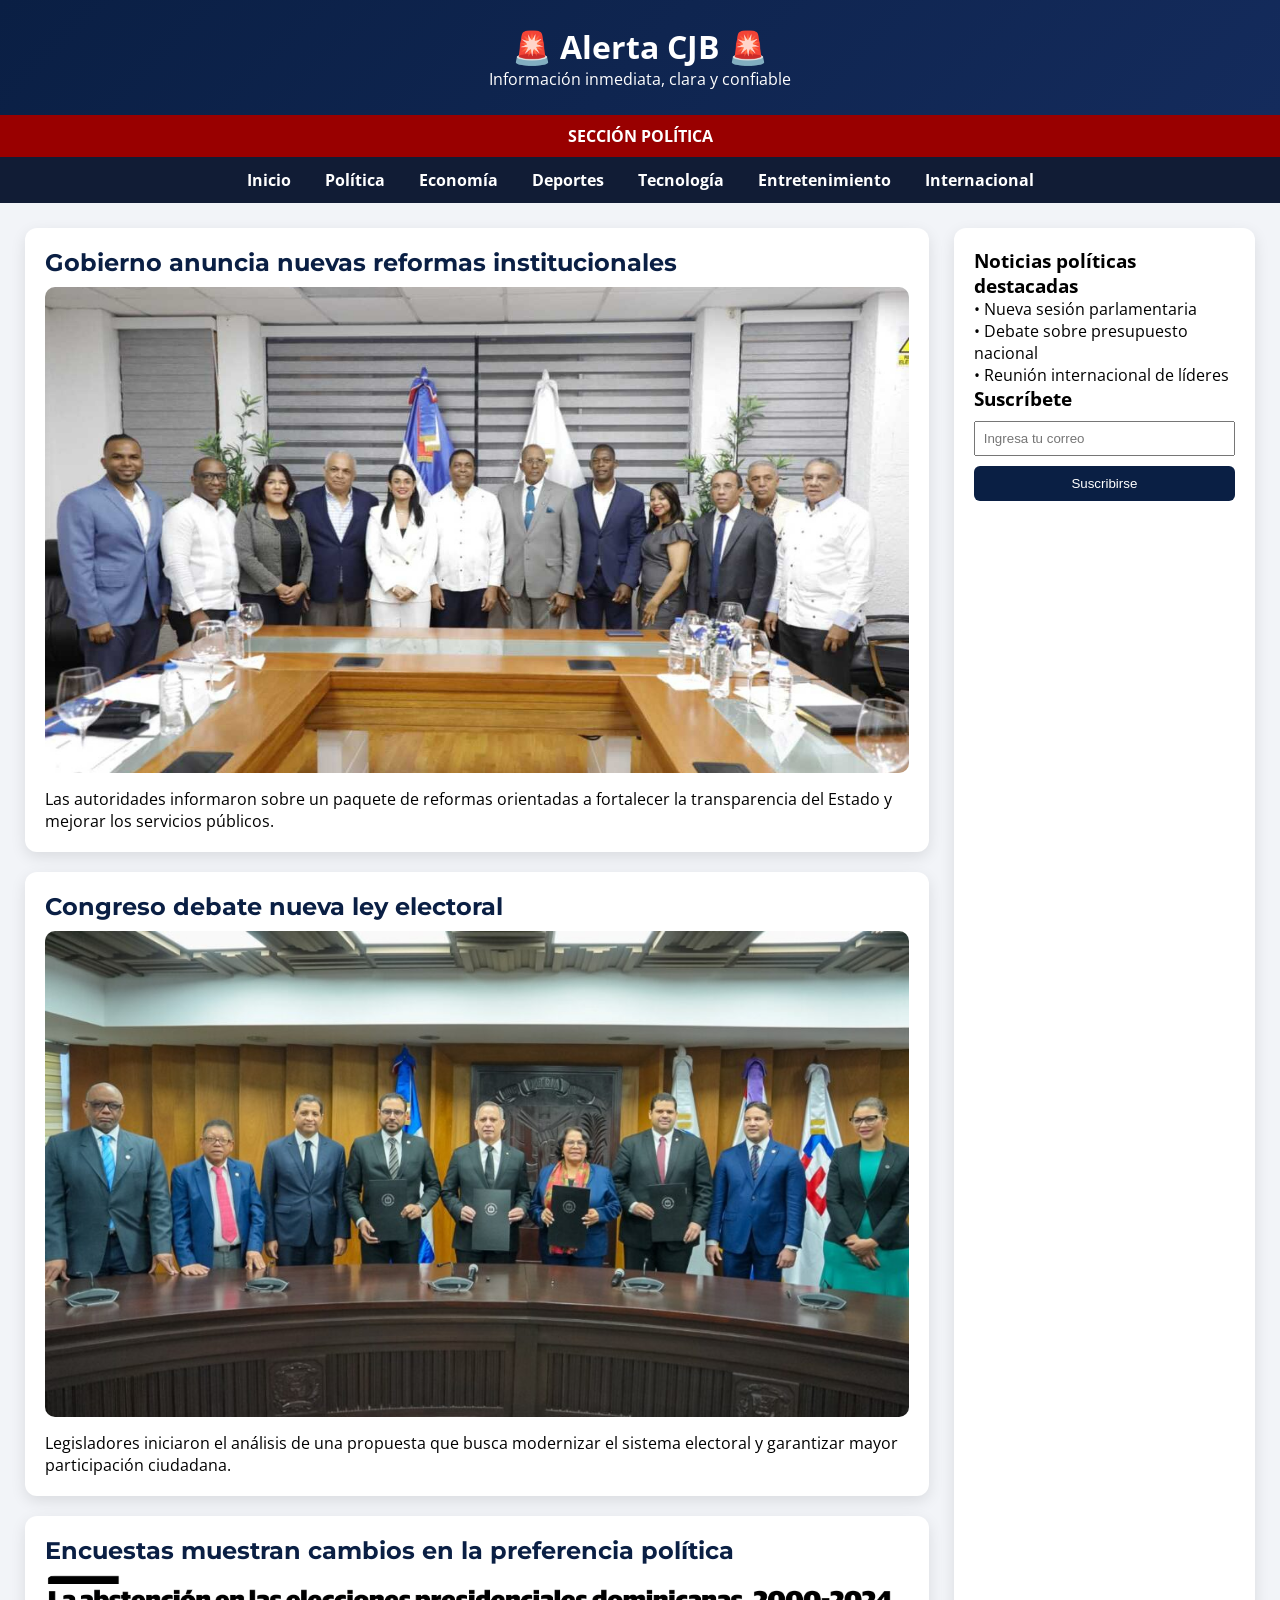
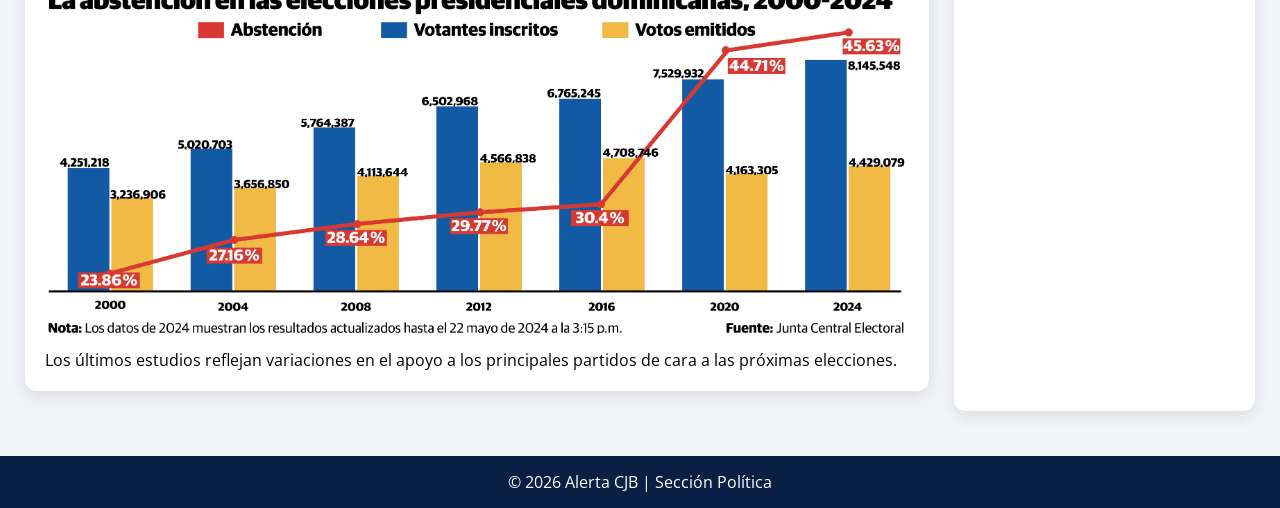
<file: politica.html>
<!DOCTYPE html>
<html lang="es">
<head>
    <meta charset="UTF-8">
    <title>Alerta CJB - Política</title>
    <meta name="viewport" content="width=device-width, initial-scale=1.0">

<link href="https://fonts.googleapis.com/css2?family=Montserrat:wght@600;700&family=Open+Sans&display=swap" rel="stylesheet">

<style>
*{margin:0;padding:0;box-sizing:border-box;}

body{
font-family:'Open Sans',sans-serif;
background:#f2f4f8;
}

header{
background:linear-gradient(135deg,#0a1f44,#142b5c);
color:white;
padding:25px;
text-align:center;
}

.section-title{
background:#990000;
color:white;
padding:10px;
text-align:center;
font-weight:bold;
}

nav{
background-color:#111c35;
padding:12px;
text-align:center;
}

nav a{
color:white;
text-decoration:none;
margin:0 15px;
font-weight:bold;
}

nav a:hover{color:#ff3b3b;}

.container{
display:grid;
grid-template-columns:3fr 1fr;
gap:25px;
padding:25px;
}

.card{
background:white;
padding:20px;
border-radius:12px;
box-shadow:0 5px 15px rgba(0,0,0,0.1);
margin-bottom:20px;
}

.card img{
width:100%;
border-radius:10px;
margin-bottom:10px;
}

.card h2{
font-family:'Montserrat',sans-serif;
color:#0a1f44;
margin-bottom:10px;
}

.sidebar{
background:white;
padding:20px;
border-radius:12px;
box-shadow:0 5px 15px rgba(0,0,0,0.1);
}

footer{
background:#0a1f44;
color:white;

text-align:center;
padding:15px;
margin-top:20px;
}
  

        .subscribe input {
            width: 100%;
            padding: 8px;
            margin-top: 10px;
        }

        .subscribe button {
            width: 100%;
            padding: 10px;
            margin-top: 10px;
            background: #0a1f44;
            color: white;
            border: none;
            border-radius: 6px;
            cursor: pointer;
        }

        .subscribe button:hover {
            background: #ff3b3b;
        }

        footer {
            background: #0a1f44;
            color: white;
            text-align: center;
            padding: 15px;
            margin-top: 20px;
        }

@media(max-width:768px){
.container{grid-template-columns:1fr;}
}
</style>
</head>

<body>

<header>
<h1>🚨 Alerta CJB 🚨</h1>
<p>Información inmediata, clara y confiable</p>
</header>

<div class="section-title">
SECCIÓN POLÍTICA
</div>

<nav>
<a href="index.html">Inicio</a>
<a href="politica.html">Política</a>
<a href="economia.html">Economía</a>
<a href="deportes.html">Deportes</a>
<a href="tecnologia.html">Tecnología</a>
<a href="entretenimiento.html">Entretenimiento</a>
<a href="internacional.html">Internacional</a>
</nav>

<div class="container">

<main>

<div class="card">
<h2>Gobierno anuncia nuevas reformas institucionales</h2>
<img src="politica1.jpg">
<p>Las autoridades informaron sobre un paquete de reformas orientadas a fortalecer la transparencia del Estado y mejorar los servicios públicos.</p>
</div>

<div class="card">
<h2>Congreso debate nueva ley electoral</h2>
<img src="politica2.jpg">
<p>Legisladores iniciaron el análisis de una propuesta que busca modernizar el sistema electoral y garantizar mayor participación ciudadana.</p>
</div>

<div class="card">
<h2>Encuestas muestran cambios en la preferencia política</h2>
<img src="politica3.jpg">
<p>Los últimos estudios reflejan variaciones en el apoyo a los principales partidos de cara a las próximas elecciones.</p>
</div>

</main>

<aside class="sidebar">
<h3>Noticias políticas destacadas</h3>
<p>• Nueva sesión parlamentaria</p>
<p>• Debate sobre presupuesto nacional</p>
<p>• Reunión internacional de líderes</p>

 <h3> Suscríbete</h3>
        <div class="subscribe">
            <input type="email" placeholder="Ingresa tu correo">
            <button>Suscribirse</button>
        </div>
</aside>

</div>

<footer>
<p>© 2026 Alerta CJB | Sección Política</p>
</footer>

</body>
</html>
</file>
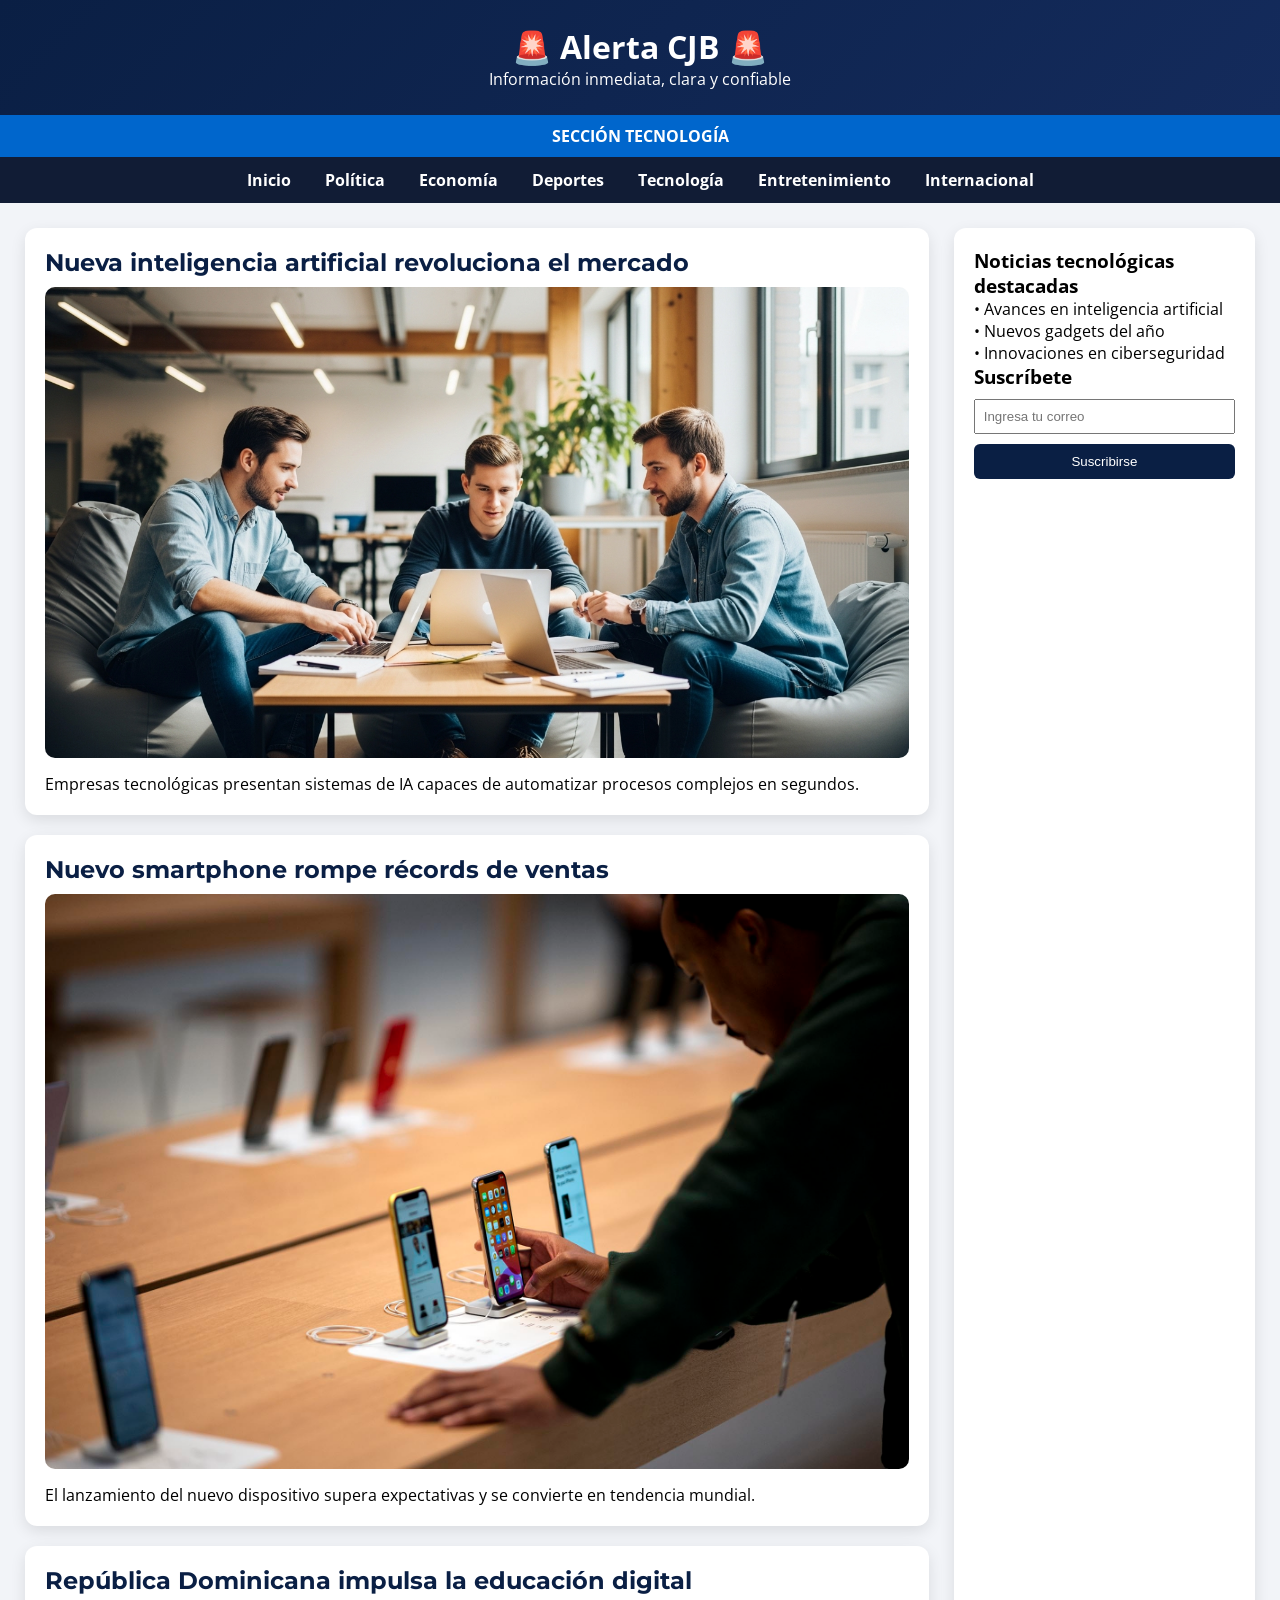
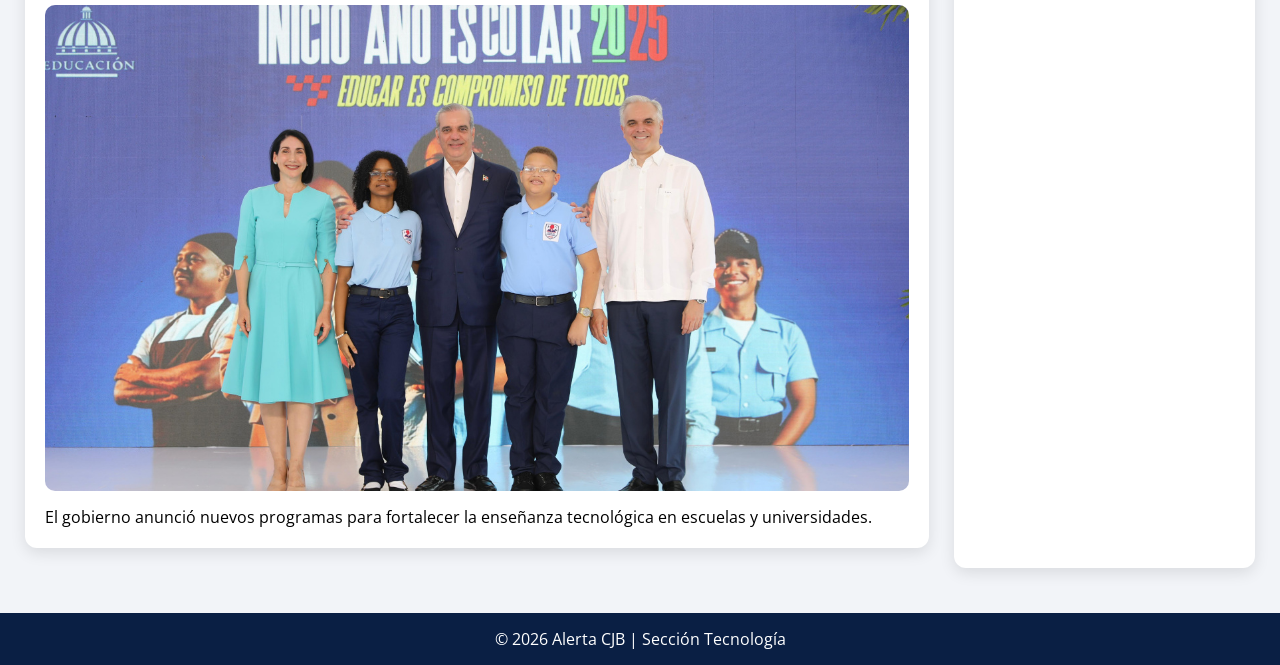
<file: tecnologia.html>
<!DOCTYPE html>
<html lang="es">
<head>
<meta charset="UTF-8">
<title>Alerta CJB - Tecnología</title>
<meta name="viewport" content="width=device-width, initial-scale=1.0">

<link href="https://fonts.googleapis.com/css2?family=Montserrat:wght@600;700&family=Open+Sans&display=swap" rel="stylesheet">

<style>
*{margin:0;padding:0;box-sizing:border-box;}

body{
font-family:'Open Sans',sans-serif;
background:#f2f4f8;
}

header{
background:linear-gradient(135deg,#0a1f44,#142b5c);
color:white;
padding:25px;
text-align:center;
}

.section-title{
background:#0066cc;   /* azul tecnología */
color:white;
padding:10px;
text-align:center;
font-weight:bold;
}

nav{
background-color:#111c35;
padding:12px;
text-align:center;
}

nav a{
color:white;
text-decoration:none;
margin:0 15px;
font-weight:bold;
}

nav a:hover{color:#00c3ff;}

.container{
display:grid;
grid-template-columns:3fr 1fr;
gap:25px;
padding:25px;
}

.card{
background:white;
padding:20px;
border-radius:12px;
box-shadow:0 5px 15px rgba(0,0,0,0.1);
margin-bottom:20px;
}

.card img{
width:100%;
border-radius:10px;
margin-bottom:10px;
}

.card h2{
font-family:'Montserrat',sans-serif;
color:#0a1f44;
margin-bottom:10px;
}

.sidebar{
background:white;
padding:20px;
border-radius:12px;
box-shadow:0 5px 15px rgba(0,0,0,0.1);
}

.subscribe input{
width:100%;
padding:8px;
margin-top:10px;
}

.subscribe button{
width:100%;
padding:10px;
margin-top:10px;
background:#0a1f44;
color:white;
border:none;
border-radius:6px;
cursor:pointer;
}

.subscribe button:hover{background:#0066cc;}

footer{
background:#0a1f44;
color:white;
text-align:center;
padding:15px;
margin-top:20px;
}

@media(max-width:768px){
.container{grid-template-columns:1fr;}
}
</style>
</head>

<body>

<header>
<h1>🚨 Alerta CJB 🚨</h1>
<p>Información inmediata, clara y confiable</p>
</header>

<div class="section-title">
SECCIÓN TECNOLOGÍA
</div>

<nav>
<a href="index.html">Inicio</a>
<a href="politica.html">Política</a>
<a href="economia.html">Economía</a>
<a href="deportes.html">Deportes</a>
<a href="tecnologia.html">Tecnología</a>
<a href="entretenimiento.html">Entretenimiento</a>
<a href="internacional.html">Internacional</a>
</nav>

<div class="container">

<main>

<div class="card">
<h2>Nueva inteligencia artificial revoluciona el mercado</h2>
<img src="tec1.png">
<p>Empresas tecnológicas presentan sistemas de IA capaces de automatizar procesos complejos en segundos.</p>
</div>

<div class="card">
<h2>Nuevo smartphone rompe récords de ventas</h2>
<img src="tec2.jpg">
<p>El lanzamiento del nuevo dispositivo supera expectativas y se convierte en tendencia mundial.</p>
</div>

<div class="card">
<h2>República Dominicana impulsa la educación digital</h2>
<img src="tec3.jpeg">
<p>El gobierno anunció nuevos programas para fortalecer la enseñanza tecnológica en escuelas y universidades.</p>
</div>

</main>

<aside class="sidebar">
<h3>Noticias tecnológicas destacadas</h3>
<p>• Avances en inteligencia artificial</p>
<p>• Nuevos gadgets del año</p>
<p>• Innovaciones en ciberseguridad</p>

<h3>Suscríbete</h3>
<div class="subscribe">
<input type="email" placeholder="Ingresa tu correo">
<button>Suscribirse</button>
</div>

</aside>

</div>

<footer>
<p>© 2026 Alerta CJB | Sección Tecnología</p>
</footer>

</body>
</html>
</file>
<file: style.css>
*{
margin:0;
padding:0;
box-sizing:border-box;
font-family: 'Segoe UI', sans-serif;
}

body{
background: linear-gradient(135deg,#5f9cff,#7a5fff);
min-height:100vh;
display:flex;
justify-content:center;
align-items:center;
padding:40px;
}

.container{
width:100%;
max-width:950px;
}

.card{
background:white;
padding:45px;
border-radius:18px;
box-shadow:0 20px 60px rgba(0,0,0,0.15);
animation:fade 0.6s ease;
}

h1{
text-align:center;
margin-bottom:5px;
}

.sub{
text-align:center;
color:#777;
margin-bottom:30px;
}

.grid{
display:grid;
grid-template-columns:1fr 1fr;
gap:20px;
}

.full{
grid-column:1/-1;
}

.input-group{
display:flex;
flex-direction:column;
}

label{
margin-bottom:6px;
font-weight:600;
font-size:14px;
}

input,select{
padding:14px;
border-radius:10px;
border:1px solid #ddd;
font-size:15px;
transition:.3s;
}

input:focus,select:focus{
outline:none;
border-color:#5f9cff;
box-shadow:0 0 0 3px rgba(95,156,255,0.15);
}

.radio-group{
display:flex;
gap:20px;
padding-top:8px;
}

button{
margin-top:30px;
width:100%;
padding:16px;
border:none;
border-radius:12px;
font-size:16px;
font-weight:bold;
background:linear-gradient(135deg,#5f9cff,#7a5fff);
color:white;
cursor:pointer;
transition:.3s;
}

button:hover{
transform:translateY(-2px);
box-shadow:0 10px 25px rgba(0,0,0,0.2);
}

@keyframes fade{
from{opacity:0; transform:translateY(20px);}
to{opacity:1; transform:translateY(0);}
}

/* responsive */

@media(max-width:750px){

.grid{
grid-template-columns:1fr;
}

}
</file>
